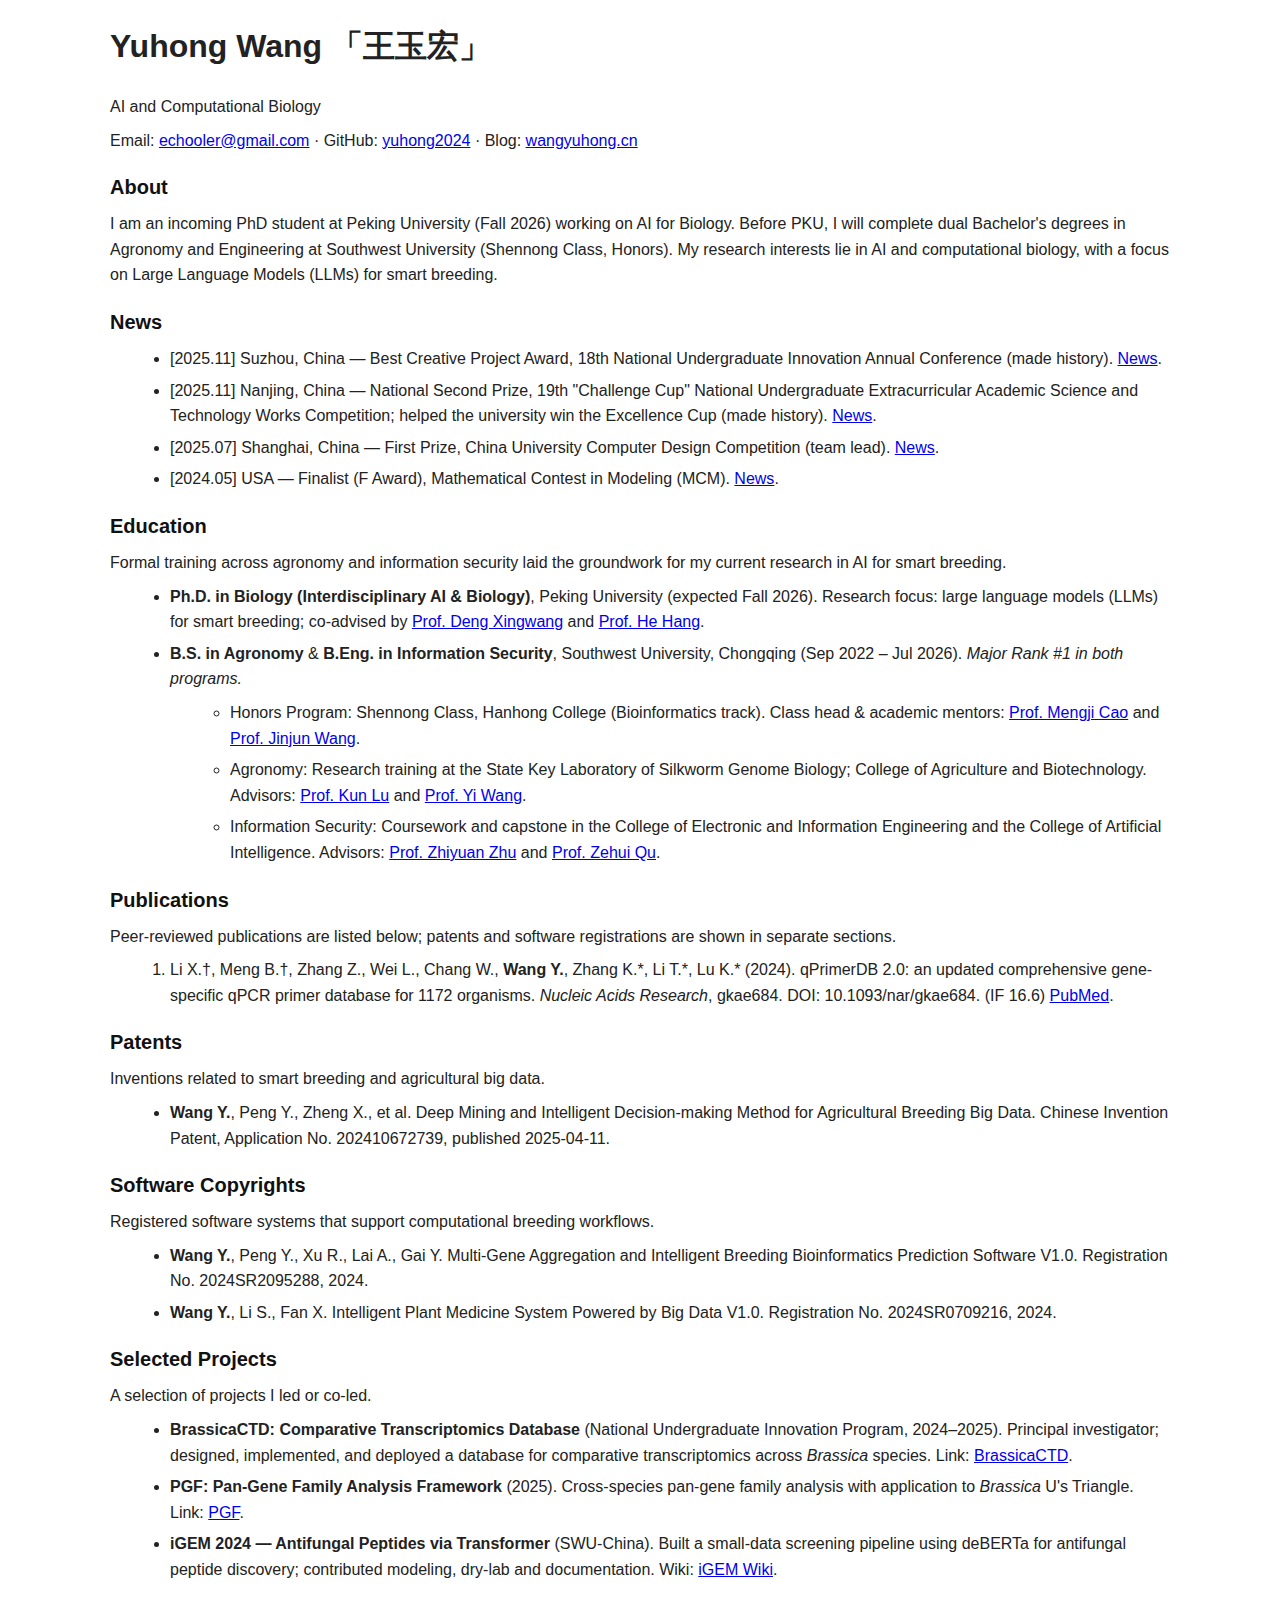
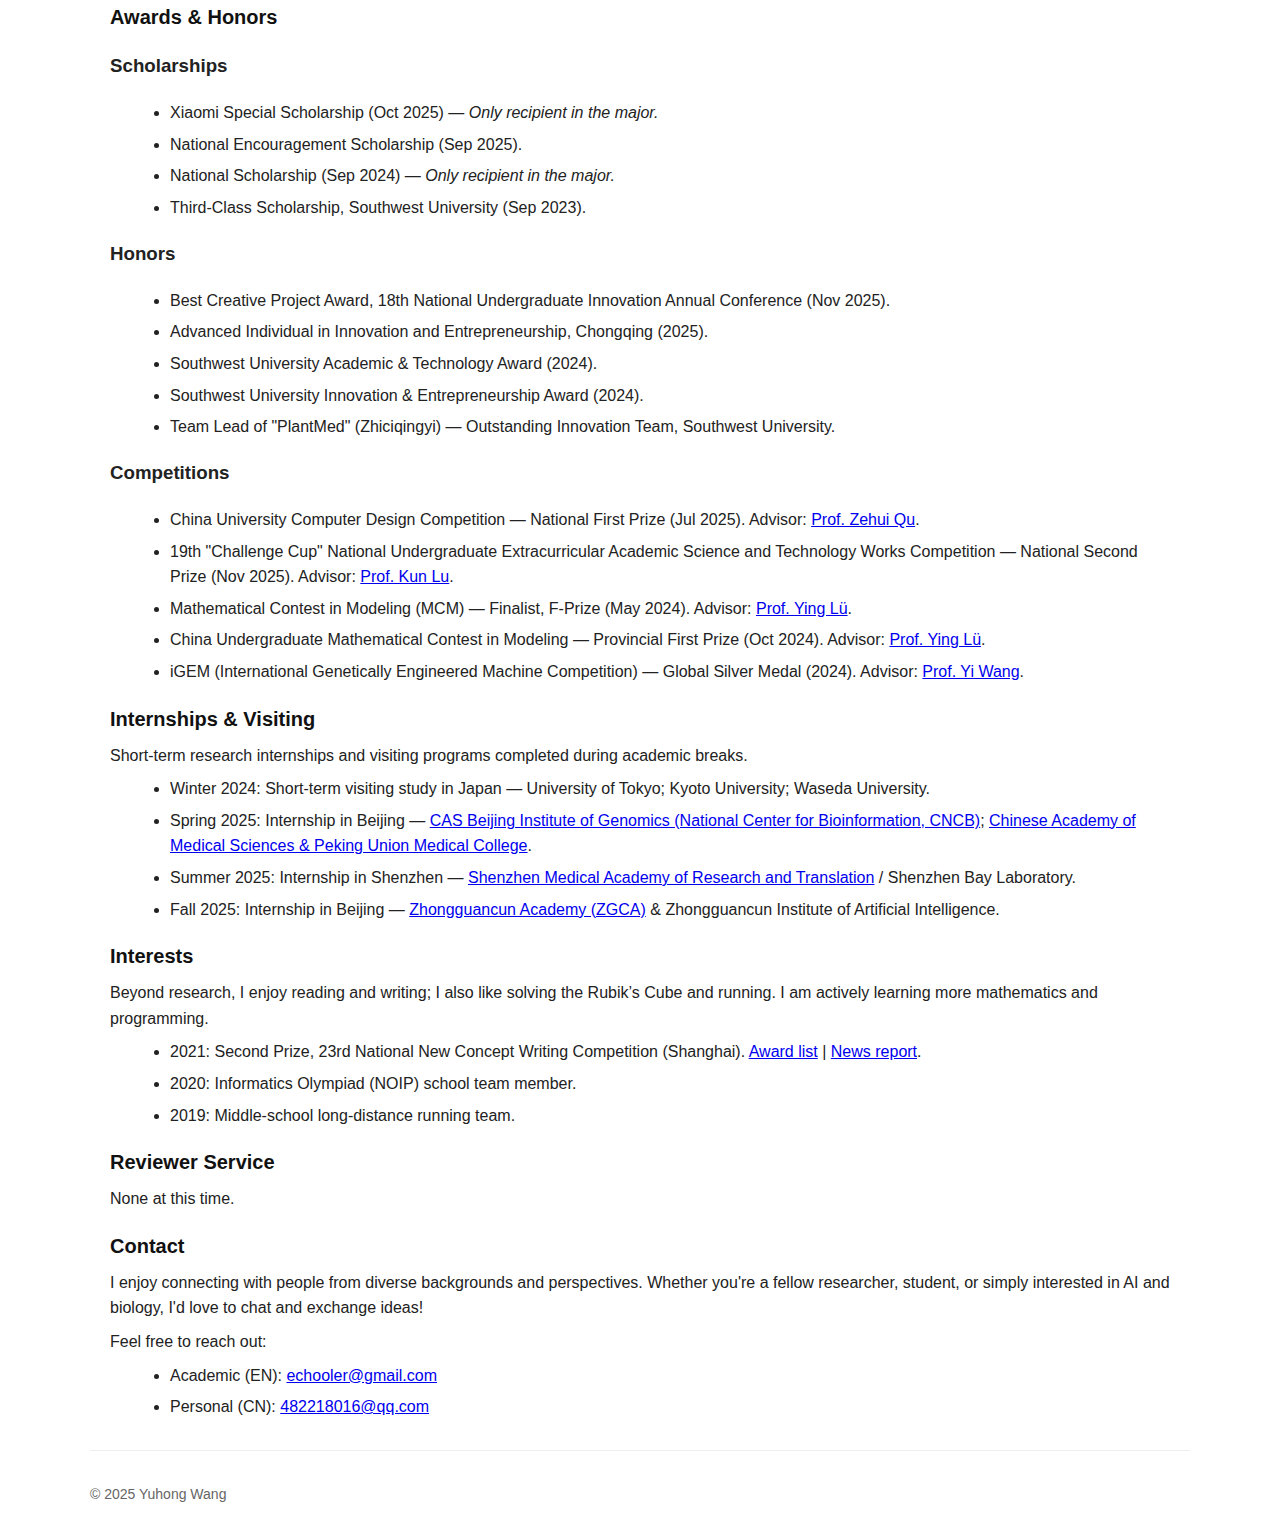
<file: index.html>
<!DOCTYPE html>
<html lang="en">
<head>
    <meta charset="utf-8">
    <meta name="viewport" content="width=device-width, initial-scale=1">
    <meta name="description" content="Academic homepage of Yuhong Wang — AI & Computational Biology; news, publications, projects, education, and contact.">
    <title>Yuhong Wang | Academic Homepage</title>
    <link rel="stylesheet" href="css/style.css">
</head>
<body>
    <main class="container">
        <header class="site-header">
            <h1 class="name">Yuhong Wang 「王玉宏」 </h1>
            <p class="tagline">AI and Computational Biology</p>
            <p class="contact">
                Email: <a href="mailto:echooler@gmail.com">echooler@gmail.com</a> ·
                GitHub: <a href="https://github.com/yuhong2024" target="_blank" rel="noopener">yuhong2024</a> ·
                Blog: <a href="https://wangyuhong.cn" target="_blank" rel="noopener">wangyuhong.cn</a> 
            </p>
        </header>

        <section id="about">
            <h2>About</h2>
            <p>I am an incoming PhD student at Peking University (Fall 2026) working on AI for Biology. Before PKU, I will complete dual Bachelor's degrees in Agronomy and Engineering at Southwest University (Shennong Class, Honors). My research interests lie in AI and computational biology, with a focus on Large Language Models (LLMs) for smart breeding.</p>
        </section>

        <section id="news">
            <h2>News</h2>
            <ul>
                <li>[2025.11] Suzhou, China — Best Creative Project Award, 18th National Undergraduate Innovation Annual Conference (made history). <a href="https://mp.weixin.qq.com/s/QJUROtcOIvtEBNuA0xCbWg" target="_blank" rel="noopener" class="advisor-link">News</a>.</li>
                <li>[2025.11] Nanjing, China — National Second Prize, 19th "Challenge Cup" National Undergraduate Extracurricular Academic Science and Technology Works Competition; helped the university win the Excellence Cup (made history). <a href="https://mp.weixin.qq.com/s/EQeFHSfRPrnsy7N3zr-TyQ" target="_blank" rel="noopener" class="advisor-link">News</a>.</li>
                <li>[2025.07] Shanghai, China — First Prize, China University Computer Design Competition (team lead). <a href="https://cis.swu.edu.cn/info/1119/5501.htm" target="_blank" rel="noopener" class="advisor-link">News</a>.</li>
                <li>[2024.05] USA — Finalist (F Award), Mathematical Contest in Modeling (MCM). <a href="https://mp.weixin.qq.com/s/bFbir4ficw8PDk4FVzXHCA" target="_blank" rel="noopener" class="advisor-link">News</a>.</li>
            </ul>
        </section>

        <section id="education">
            <h2>Education</h2>
            <p>Formal training across agronomy and information security laid the groundwork for my current research in AI for smart breeding.</p>
            <ul>
                <li><strong>Ph.D. in Biology (Interdisciplinary AI & Biology)</strong>, Peking University (expected Fall 2026). Research focus: large language models (LLMs) for smart breeding; co-advised by <a href="http://www.aais.pku.edu.cn/duiwu/showproduct.php?id=201" target="_blank" rel="noopener" class="advisor-link">Prof. Deng Xingwang</a> and <a href="https://web.bio.pku.edu.cn/homes/Index/news_cont_jl/17/161.html" target="_blank" rel="noopener" class="advisor-link">Prof. He Hang</a>.</li>
                <li><strong>B.S. in Agronomy</strong> & <strong>B.Eng. in Information Security</strong>, Southwest University, Chongqing (Sep 2022 – Jul 2026). <em>Major Rank #1 in both programs.</em>
                    <ul>
                        <li>Honors Program: Shennong Class, Hanhong College (Bioinformatics track). <span class="advisor-label">Class head & academic mentors:</span> <a href="https://zzcz.swu.edu.cn/info/1148/1378.htm" target="_blank" rel="noopener" class="advisor-link">Prof. Mengji Cao</a> and <a href="https://zhibao.swu.edu.cn/info/1053/1039.htm" target="_blank" rel="noopener" class="advisor-link">Prof. Jinjun Wang</a>.</li>
                        <li>Agronomy: Research training at the State Key Laboratory of Silkworm Genome Biology; College of Agriculture and Biotechnology. <span class="advisor-label">Advisors:</span> <a href="https://agronomy.swu.edu.cn/info/1081/4243.htm" target="_blank" rel="noopener" class="advisor-link">Prof. Kun Lu</a> and <a href="https://biosci.swu.edu.cn/info/1051/1486.htm" target="_blank" rel="noopener" class="advisor-link">Prof. Yi Wang</a>.</li>
                        <li>Information Security: Coursework and capstone in the College of Electronic and Information Engineering and the College of Artificial Intelligence. <span class="advisor-label">Advisors:</span> <a href="https://ceie.swu.edu.cn/info/1114/3988.htm" target="_blank" rel="noopener" class="advisor-link">Prof. Zhiyuan Zhu</a> and <a href="https://cis.swu.edu.cn/info/1014/2094.htm" target="_blank" rel="noopener" class="advisor-link">Prof. Zehui Qu</a>.</li>
                    </ul>
                </li>
            </ul>
        </section>

        <section id="publications">
            <h2>Publications</h2>
            <p>Peer-reviewed publications are listed below; patents and software registrations are shown in separate sections.</p>
            <ol>
                <li>Li X.†, Meng B.†, Zhang Z., Wei L., Chang W., <strong>Wang Y.</strong>, Zhang K.*, Li T.*, Lu K.* (2024). qPrimerDB 2.0: an updated comprehensive gene-specific qPCR primer database for 1172 organisms. <em>Nucleic Acids Research</em>, gkae684. DOI: 10.1093/nar/gkae684. (IF 16.6) <a href="https://pubmed.ncbi.nlm.nih.gov/39119895/" target="_blank" rel="noopener">PubMed</a>.</li>
            </ol>
        </section>

        <section id="patents">
            <h2>Patents</h2>
            <p>Inventions related to smart breeding and agricultural big data.</p>
            <ul>
                <li><strong>Wang Y.</strong>, Peng Y., Zheng X., et al. Deep Mining and Intelligent Decision-making Method for Agricultural Breeding Big Data. Chinese Invention Patent, Application No. 202410672739, published 2025-04-11.</li>
            </ul>
        </section>

        <section id="software">
            <h2>Software Copyrights</h2>
            <p>Registered software systems that support computational breeding workflows.</p>
            <ul>
                <li><strong>Wang Y.</strong>, Peng Y., Xu R., Lai A., Gai Y. Multi-Gene Aggregation and Intelligent Breeding Bioinformatics Prediction Software V1.0. Registration No. 2024SR2095288, 2024.</li>
                <li><strong>Wang Y.</strong>, Li S., Fan X. Intelligent Plant Medicine System Powered by Big Data V1.0. Registration No. 2024SR0709216, 2024.</li>
            </ul>
        </section>

        <section id="projects">
            <h2>Selected Projects</h2>
            <p>A selection of projects I led or co-led.</p>
            <ul>
                <li><strong>BrassicaCTD: Comparative Transcriptomics Database</strong> (National Undergraduate Innovation Program, 2024–2025). Principal investigator; designed, implemented, and deployed a database for comparative transcriptomics across <em>Brassica</em> species. Link: <a href="https://brassicaedb.com/#/" target="_blank" rel="noopener">BrassicaCTD</a>.</li>
                <li><strong>PGF: Pan-Gene Family Analysis Framework</strong> (2025). Cross-species pan-gene family analysis with application to <em>Brassica</em> U's Triangle. Link: <a href="https://github.com/yuhong2024/BrassicaPGF" target="_blank" rel="noopener">PGF</a>.</li>
                <li><strong>iGEM 2024 — Antifungal Peptides via Transformer</strong> (SWU-China). Built a small-data screening pipeline using deBERTa for antifungal peptide discovery; contributed modeling, dry-lab and documentation. Wiki: <a href="https://2024.igem.wiki/swuer-china/index.html" target="_blank" rel="noopener">iGEM Wiki</a>.</li>
            </ul>
        </section>

        <section id="awards">
            <h2>Awards & Honors</h2>
            <h3>Scholarships</h3>
            <ul>
                <li>Xiaomi Special Scholarship (Oct 2025) — <em>Only recipient in the major.</em></li>
                <li>National Encouragement Scholarship (Sep 2025).</li>
                <li>National Scholarship (Sep 2024) — <em>Only recipient in the major.</em></li>
                <li>Third-Class Scholarship, Southwest University (Sep 2023).</li>
            </ul>
            <h3>Honors</h3>
            <ul>
                <li>Best Creative Project Award, 18th National Undergraduate Innovation Annual Conference (Nov 2025).</li>
                <li>Advanced Individual in Innovation and Entrepreneurship, Chongqing (2025).</li>
                <li>Southwest University Academic & Technology Award (2024).</li>
                <li>Southwest University Innovation & Entrepreneurship Award (2024).</li>
                <li>Team Lead of "PlantMed" (Zhiciqingyi) — Outstanding Innovation Team, Southwest University.</li>
            </ul>
            <h3>Competitions</h3>
            <ul>
                <li>China University Computer Design Competition — National First Prize (Jul 2025). <span class="advisor-label">Advisor:</span> <a href="https://cis.swu.edu.cn/info/1014/2094.htm" target="_blank" rel="noopener" class="advisor-link">Prof. Zehui Qu</a>.</li>
                <li>19th "Challenge Cup" National Undergraduate Extracurricular Academic Science and Technology Works Competition — National Second Prize (Nov 2025). <span class="advisor-label">Advisor:</span> <a href="https://agronomy.swu.edu.cn/info/1081/4243.htm" target="_blank" rel="noopener" class="advisor-link">Prof. Kun Lu</a>.</li>
                <li>Mathematical Contest in Modeling (MCM) — Finalist, F-Prize (May 2024). <span class="advisor-label">Advisor:</span> <a href="https://math.swu.edu.cn/info/1014/2342.htm" target="_blank" rel="noopener" class="advisor-link">Prof. Ying Lü</a>.</li>
                <li>China Undergraduate Mathematical Contest in Modeling — Provincial First Prize (Oct 2024). <span class="advisor-label">Advisor:</span> <a href="https://math.swu.edu.cn/info/1014/2342.htm" target="_blank" rel="noopener" class="advisor-link">Prof. Ying Lü</a>.</li>
                <li>iGEM (International Genetically Engineered Machine Competition) — Global Silver Medal (2024). <span class="advisor-label">Advisor:</span> <a href="https://biosci.swu.edu.cn/info/1051/1486.htm" target="_blank" rel="noopener" class="advisor-link">Prof. Yi Wang</a>.</li>
            </ul>
        </section>

        <section id="misc">
            <h2>Internships & Visiting</h2>
            <p>Short-term research internships and visiting programs completed during academic breaks.</p>
            <ul>
                <li>Winter 2024: Short-term visiting study in Japan — University of Tokyo; Kyoto University; Waseda University.</li>
                <li>Spring 2025: Internship in Beijing — <a href="https://www.cncb.ac.cn/" target="_blank" rel="noopener">CAS Beijing Institute of Genomics (National Center for Bioinformation, CNCB)</a>; <a href="http://www.cams.ac.cn/" target="_blank" rel="noopener">Chinese Academy of Medical Sciences & Peking Union Medical College</a>.</li>
                <li>Summer 2025: Internship in Shenzhen — <a href="https://smart.org.cn/" target="_blank" rel="noopener">Shenzhen Medical Academy of Research and Translation</a> / Shenzhen Bay Laboratory.</li>
                <li>Fall 2025: Internship in Beijing — <a href="https://bjzgca.edu.cn/" target="_blank" rel="noopener">Zhongguancun Academy (ZGCA)</a> & Zhongguancun Institute of Artificial Intelligence.</li>
            </ul>
        </section>

        <section id="interests">
            <h2>Interests</h2>
            <p>Beyond research, I enjoy reading and writing; I also like solving the Rubik’s Cube and running. I am actively learning more mathematics and programming.</p>
            <ul>
                <li>2021: Second Prize, 23rd National New Concept Writing Competition (Shanghai). <a href="http://www.mengya.com/23rd-xingainian-2nd-prize-winners/" target="_blank" rel="noopener">Award list</a> | <a href="https://mp.weixin.qq.com/s/qlr1RxlwP9fCB-vYat05Tg" target="_blank" rel="noopener">News report</a>.</li>
                <li>2020: Informatics Olympiad (NOIP) school team member.</li>
                <li>2019: Middle-school long-distance running team.</li>
            </ul>
        </section>

        <section id="service">
            <h2>Reviewer Service</h2>
            <p>None at this time.</p>
        </section>

        <section id="collaboration">
            <h2>Contact</h2>
            <p>I enjoy connecting with people from diverse backgrounds and perspectives. Whether you're a fellow researcher, student, or simply interested in AI and biology, I'd love to chat and exchange ideas!</p>
            <p>Feel free to reach out:</p>
            <ul>
                <li>Academic (EN): <a href="mailto:echooler@gmail.com">echooler@gmail.com</a></li>
                <li>Personal (CN): <a href="mailto:482218016@qq.com">482218016@qq.com</a></li>
            </ul>
        </section>



    </main>
    <footer class="site-footer container">
        <p>&copy; 2025 Yuhong Wang</p>
    </footer>
</body>
</html>
</file>
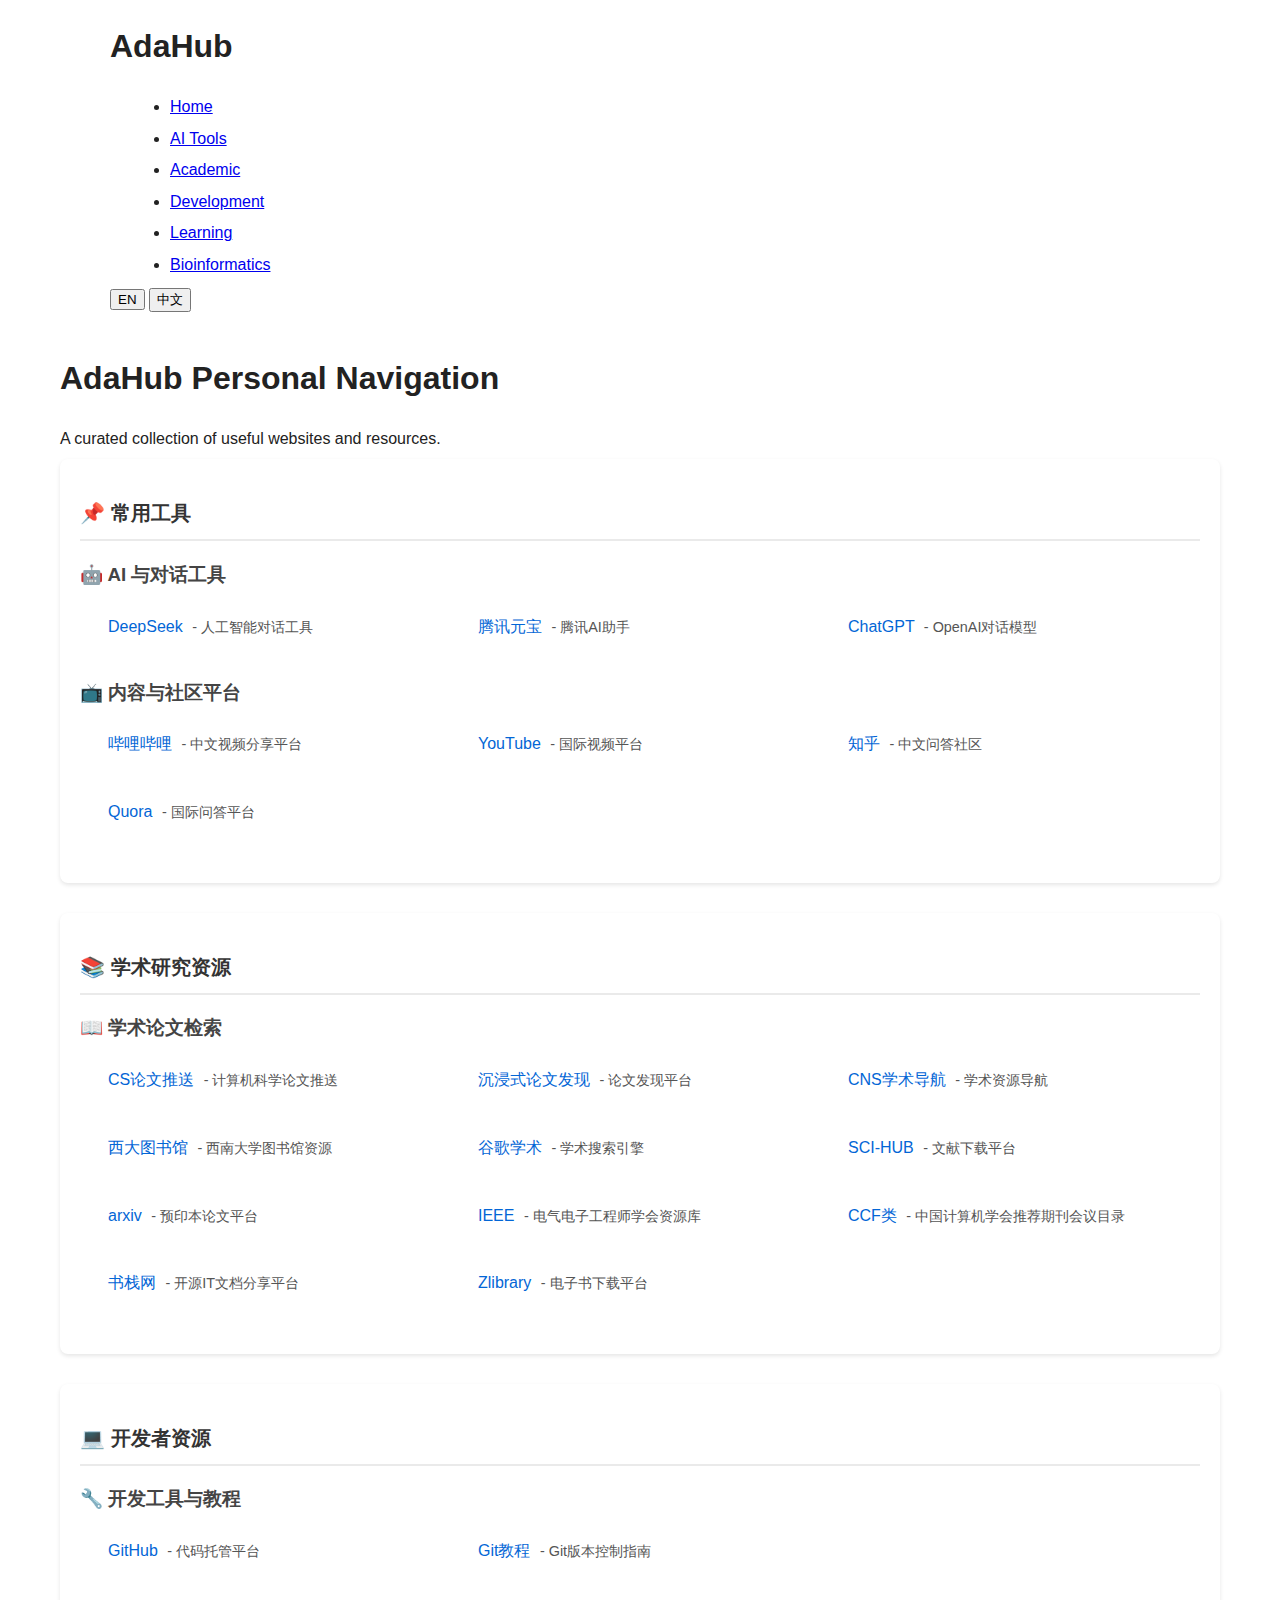
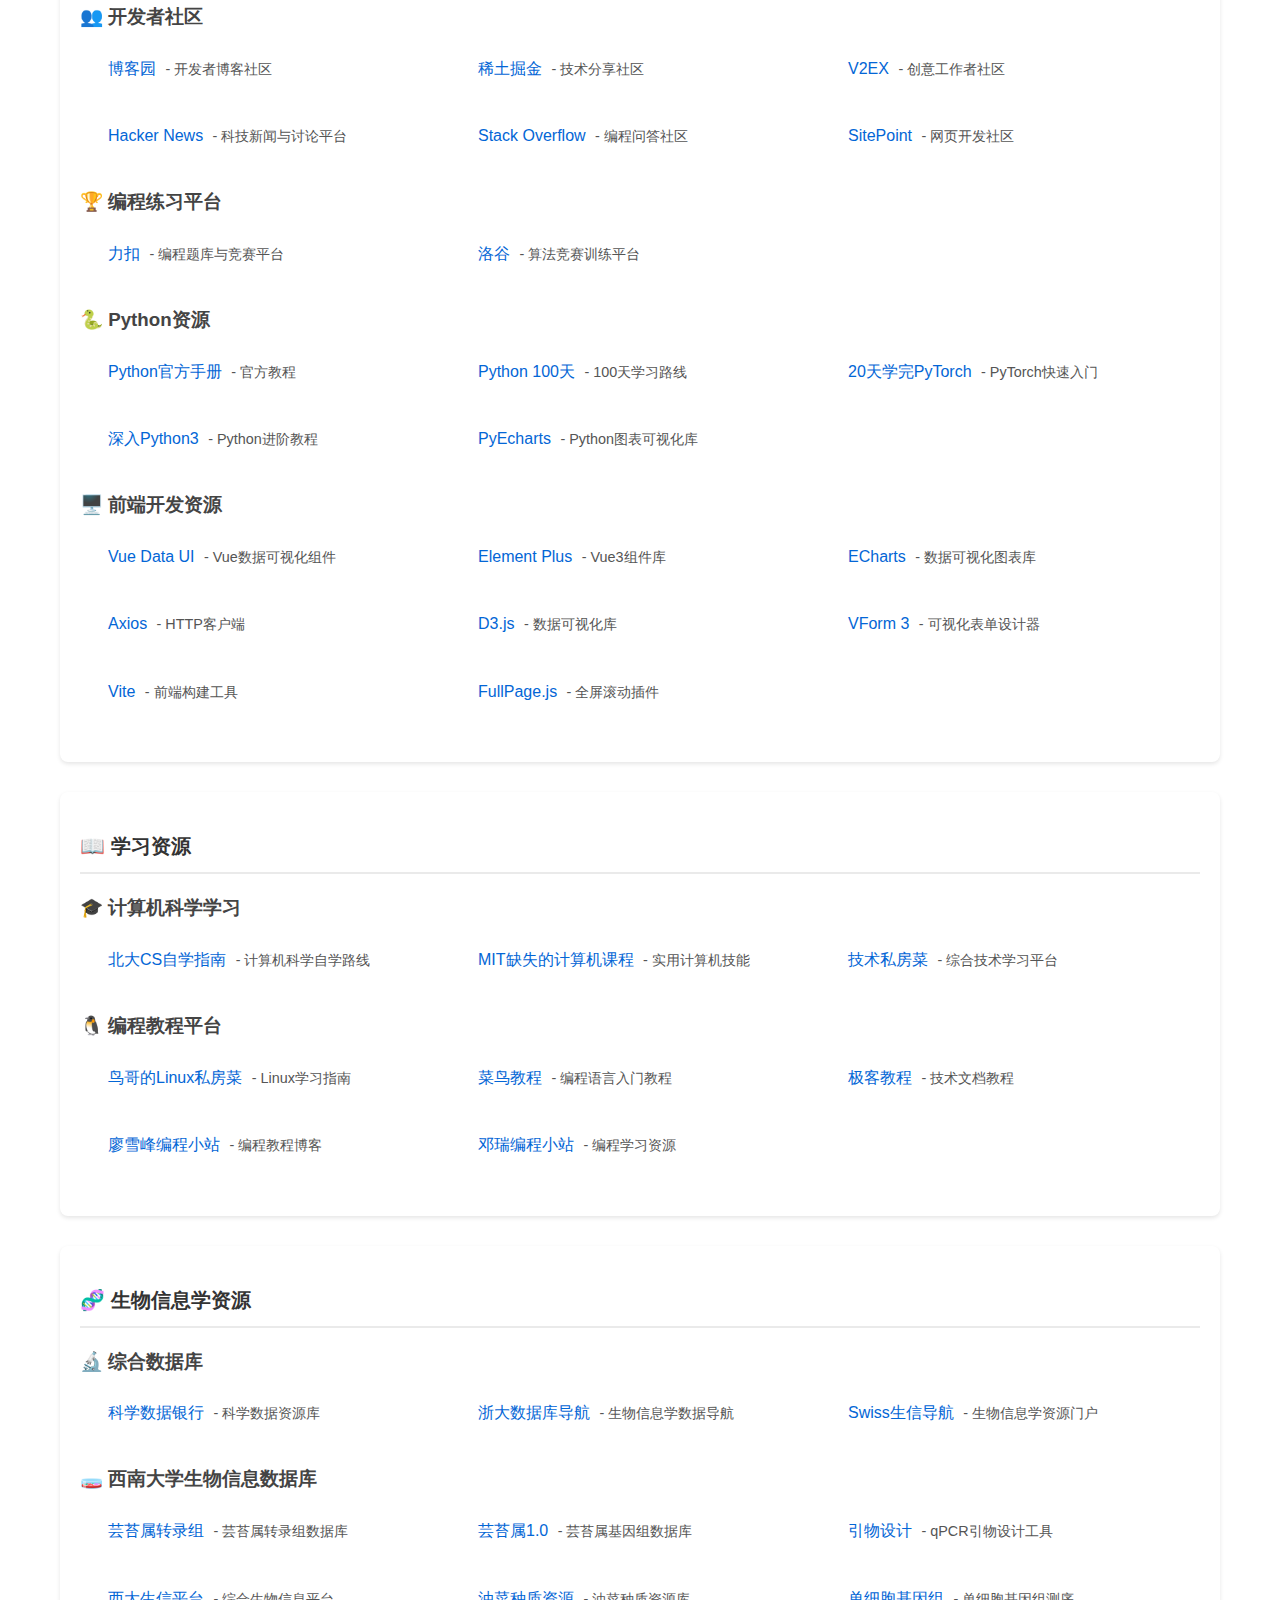
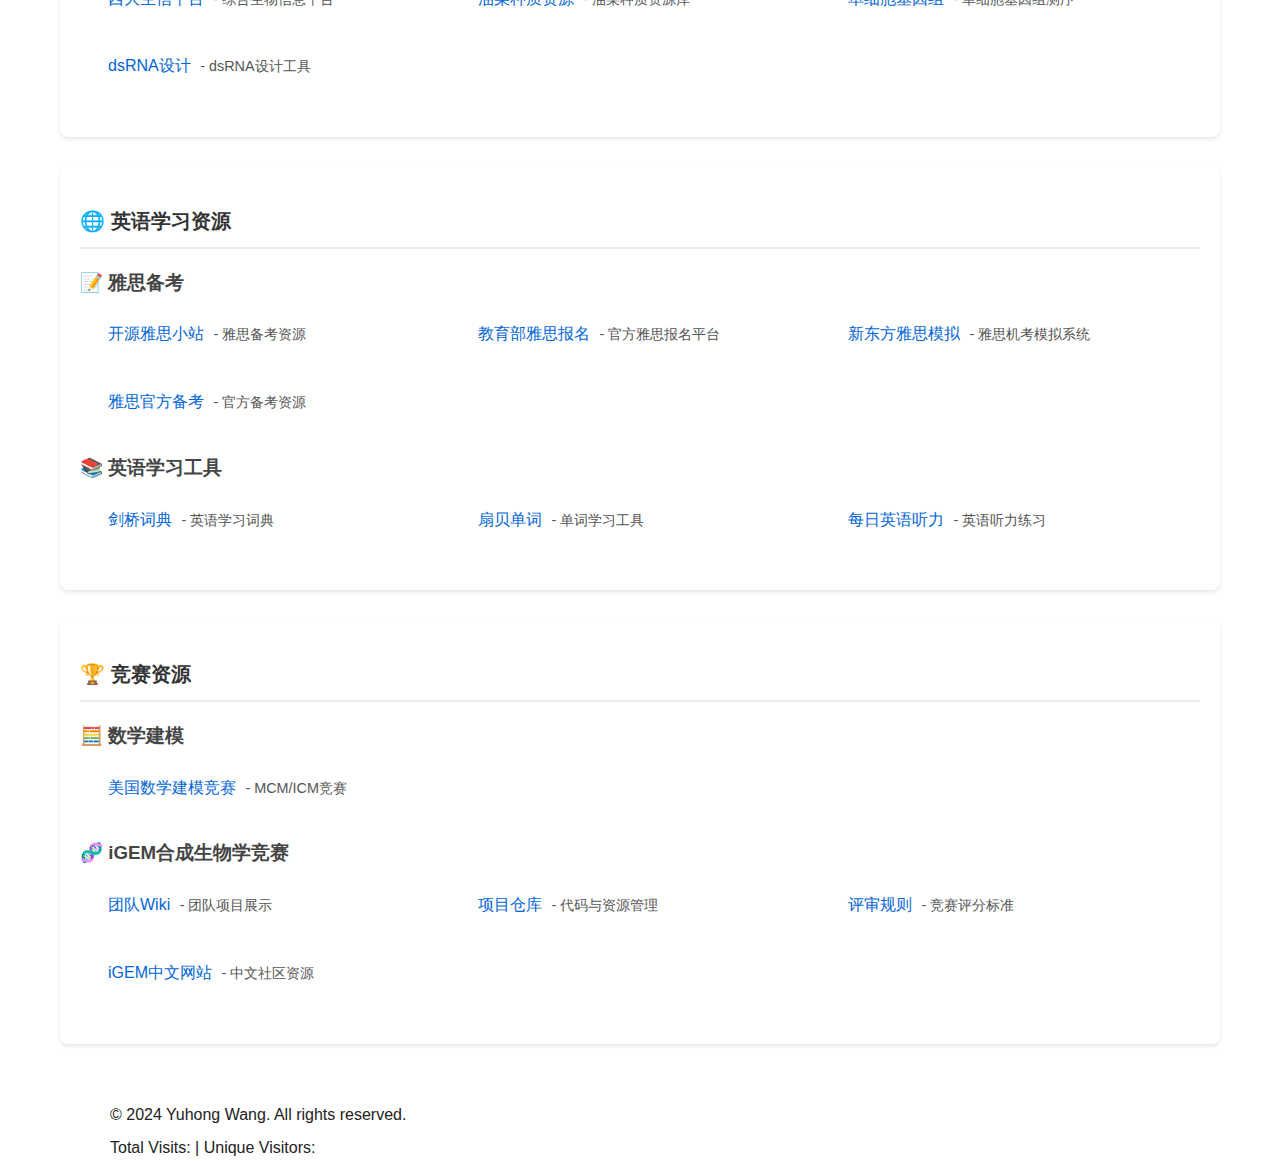
<file: adahub.html>
<!DOCTYPE html>
<html lang="en">
<head>
    <meta charset="UTF-8">
    <meta name="viewport" content="width=device-width, initial-scale=1.0">
    <title>AdaHub | 网站导航</title>
    <link rel="stylesheet" href="css/style.css">
    <script src="js/main.js" defer></script>
    <script async src="//busuanzi.ibruce.info/busuanzi/2.3/busuanzi.pure.mini.js"></script>
    <style>
        .adahub-container {
            max-width: 1200px;
            margin: 0 auto;
            padding: 20px;
        }
        .category {
            margin-bottom: 30px;
            background: #fff;
            padding: 20px;
            border-radius: 8px;
            box-shadow: 0 2px 4px rgba(0,0,0,0.1);
        }
        .category h2 {
            margin-bottom: 15px;
            border-bottom: 2px solid #eaeaea;
            padding-bottom: 10px;
            color: #333;
        }
        .subcategory {
            margin-bottom: 20px;
        }
        .subcategory h3 {
            margin-bottom: 10px;
            color: #444;
        }
        .link-list {
            list-style-type: none;
            padding-left: 0;
            display: grid;
            grid-template-columns: repeat(auto-fill, minmax(300px, 1fr));
            gap: 10px;
        }
        .link-list li {
            margin-bottom: 10px;
            padding: 8px;
            border-radius: 4px;
            transition: background-color 0.2s;
        }
        .link-list li:hover {
            background-color: #f5f5f5;
        }
        .link-list a {
            text-decoration: none;
            color: #0366d6;
        }
        .link-list a:hover {
            text-decoration: underline;
        }
        .link-description {
            font-size: 0.9em;
            color: #555;
            margin-left: 5px;
        }
        @media (max-width: 768px) {
            .link-list {
                grid-template-columns: 1fr;
            }
        }
    </style>
</head>
<body>
    <header>
        <div class="container">
            <div class="logo">
                <h1 id="name-title">AdaHub</h1>
            </div>
            <nav>
                <ul>
                    <li><a href="index.html" class="nav-link" data-en="Home" data-zh="首页">Home</a></li>
                    <li><a href="#ai-tools" class="nav-link" data-en="AI Tools" data-zh="AI工具">AI Tools</a></li>
                    <li><a href="#academic" class="nav-link" data-en="Academic" data-zh="学术资源">Academic</a></li>
                    <li><a href="#development" class="nav-link" data-en="Development" data-zh="开发资源">Development</a></li>
                    <li><a href="#learning" class="nav-link" data-en="Learning" data-zh="学习资源">Learning</a></li>
                    <li><a href="#bioinformatics" class="nav-link" data-en="Bioinformatics" data-zh="生物信息">Bioinformatics</a></li>
                </ul>
            </nav>
            <div class="language-switch">
                <button id="en-btn" class="active">EN</button>
                <button id="zh-btn">中文</button>
            </div>
        </div>
    </header>

    <main>
        <div class="adahub-container">
            <h1 data-en="AdaHub Personal Navigation" data-zh="AdaHub 个人网站导航">AdaHub Personal Navigation</h1>
            <p data-en="A curated collection of useful websites and resources." data-zh="精心整理的实用网站和资源集合。">A curated collection of useful websites and resources.</p>
            
            <div class="category" id="ai-tools">
                <h2>📌 常用工具</h2>
                <div class="subcategory">
                    <h3>🤖 AI 与对话工具</h3>
                    <ul class="link-list">
                        <li><a href="https://chat.deepseek.com/" target="_blank">DeepSeek</a> <span class="link-description">- 人工智能对话工具</span></li>
                        <li><a href="https://yuanbao.tencent.com/" target="_blank">腾讯元宝</a> <span class="link-description">- 腾讯AI助手</span></li>
                        <li><a href="https://chatgpt.com/" target="_blank">ChatGPT</a> <span class="link-description">- OpenAI对话模型</span></li>
                    </ul>
                </div>
                <div class="subcategory">
                    <h3>📺 内容与社区平台</h3>
                    <ul class="link-list">
                        <li><a href="https://www.bilibili.com/" target="_blank">哔哩哔哩</a> <span class="link-description">- 中文视频分享平台</span></li>
                        <li><a href="https://www.youtube.com/" target="_blank">YouTube</a> <span class="link-description">- 国际视频平台</span></li>
                        <li><a href="https://www.zhihu.com/" target="_blank">知乎</a> <span class="link-description">- 中文问答社区</span></li>
                        <li><a href="https://www.quora.com/" target="_blank">Quora</a> <span class="link-description">- 国际问答平台</span></li>
                    </ul>
                </div>
            </div>

            <div class="category" id="academic">
                <h2>📚 学术研究资源</h2>
                <div class="subcategory">
                    <h3>📖 学术论文检索</h3>
                    <ul class="link-list">
                        <li><a href="https://papers.cool/arxiv/cs.CL?show=50" target="_blank">CS论文推送</a> <span class="link-description">- 计算机科学论文推送</span></li>
                        <li><a href="https://papers.cool/" target="_blank">沉浸式论文发现</a> <span class="link-description">- 论文发现平台</span></li>
                        <li><a href="https://cnspub.com/" target="_blank">CNS学术导航</a> <span class="link-description">- 学术资源导航</span></li>
                        <li><a href="http://www.lib.swu.edu.cn/libweb/digitalDatabase/result/S" target="_blank">西大图书馆</a> <span class="link-description">- 西南大学图书馆资源</span></li>
                        <li><a href="https://scholar.google.com/" target="_blank">谷歌学术</a> <span class="link-description">- 学术搜索引擎</span></li>
                        <li><a href="https://sci-hub.usualwant.com/" target="_blank">SCI-HUB</a> <span class="link-description">- 文献下载平台</span></li>
                        <li><a href="https://arxiv.org/" target="_blank">arxiv</a> <span class="link-description">- 预印本论文平台</span></li>
                        <li><a href="https://ieeexplore.ieee.org/Xplore/home.jsp" target="_blank">IEEE</a> <span class="link-description">- 电气电子工程师学会资源库</span></li>
                        <li><a href="https://www.ccf.org.cn/Academic_Evaluation/By_category/" target="_blank">CCF类</a> <span class="link-description">- 中国计算机学会推荐期刊会议目录</span></li>
                        <li><a href="https://www.bookstack.cn/" target="_blank">书栈网</a> <span class="link-description">- 开源IT文档分享平台</span></li>
                        <li><a href="https://zh.z-library.sk/" target="_blank">Zlibrary</a> <span class="link-description">- 电子书下载平台</span></li>
                    </ul>
                </div>
            </div>

            <div class="category" id="development">
                <h2>💻 开发者资源</h2>
                <div class="subcategory">
                    <h3>🔧 开发工具与教程</h3>
                    <ul class="link-list">
                        <li><a href="https://github.com/yuhong2024" target="_blank">GitHub</a> <span class="link-description">- 代码托管平台</span></li>
                        <li><a href="https://www.bookstack.cn/read/backlog-git-tutorial/2.md" target="_blank">Git教程</a> <span class="link-description">- Git版本控制指南</span></li>
                    </ul>
                </div>
                <div class="subcategory">
                    <h3>👥 开发者社区</h3>
                    <ul class="link-list">
                        <li><a href="https://www.cnblogs.com/" target="_blank">博客园</a> <span class="link-description">- 开发者博客社区</span></li>
                        <li><a href="https://juejin.cn/" target="_blank">稀土掘金</a> <span class="link-description">- 技术分享社区</span></li>
                        <li><a href="https://www.v2ex.com/" target="_blank">V2EX</a> <span class="link-description">- 创意工作者社区</span></li>
                        <li><a href="https://news.ycombinator.com/news" target="_blank">Hacker News</a> <span class="link-description">- 科技新闻与讨论平台</span></li>
                        <li><a href="https://stackoverflow.com/" target="_blank">Stack Overflow</a> <span class="link-description">- 编程问答社区</span></li>
                        <li><a href="https://www.sitepoint.com/community/" target="_blank">SitePoint</a> <span class="link-description">- 网页开发社区</span></li>
                    </ul>
                </div>
                <div class="subcategory">
                    <h3>🏆 编程练习平台</h3>
                    <ul class="link-list">
                        <li><a href="https://leetcode.cn/" target="_blank">力扣</a> <span class="link-description">- 编程题库与竞赛平台</span></li>
                        <li><a href="https://www.luogu.com.cn/" target="_blank">洛谷</a> <span class="link-description">- 算法竞赛训练平台</span></li>
                    </ul>
                </div>
                <div class="subcategory">
                    <h3>🐍 Python资源</h3>
                    <ul class="link-list">
                        <li><a href="https://docs.python.org/zh-cn/3.13/tutorial/index.html" target="_blank">Python官方手册</a> <span class="link-description">- 官方教程</span></li>
                        <li><a href="https://github.com/jackfrued/Python-100-Days/tree/master" target="_blank">Python 100天</a> <span class="link-description">- 100天学习路线</span></li>
                        <li><a href="https://github.com/lyhue1991/eat_pytorch_in_20_days" target="_blank">20天学完PyTorch</a> <span class="link-description">- PyTorch快速入门</span></li>
                        <li><a href="https://woodpecker.org.cn/diveintopython3/index.html" target="_blank">深入Python3</a> <span class="link-description">- Python进阶教程</span></li>
                        <li><a href="https://pyecharts.org/#/" target="_blank">PyEcharts</a> <span class="link-description">- Python图表可视化库</span></li>
                    </ul>
                </div>
                <div class="subcategory">
                    <h3>🖥️ 前端开发资源</h3>
                    <ul class="link-list">
                        <li><a href="https://vue-data-ui.graphieros.com/docs" target="_blank">Vue Data UI</a> <span class="link-description">- Vue数据可视化组件</span></li>
                        <li><a href="https://element-plus.org/zh-CN/" target="_blank">Element Plus</a> <span class="link-description">- Vue3组件库</span></li>
                        <li><a href="https://echarts.apache.org/handbook/zh/get-started" target="_blank">ECharts</a> <span class="link-description">- 数据可视化图表库</span></li>
                        <li><a href="https://www.axios-http.cn/docs/req_config" target="_blank">Axios</a> <span class="link-description">- HTTP客户端</span></li>
                        <li><a href="https://d3js.org/d3-random" target="_blank">D3.js</a> <span class="link-description">- 数据可视化库</span></li>
                        <li><a href="http://120.92.142.115:81/vform3/" target="_blank">VForm 3</a> <span class="link-description">- 可视化表单设计器</span></li>
                        <li><a href="https://cn.vitejs.dev/" target="_blank">Vite</a> <span class="link-description">- 前端构建工具</span></li>
                        <li><a href="https://alvarotrigo.com/fullPage/examples/#parallax-effect" target="_blank">FullPage.js</a> <span class="link-description">- 全屏滚动插件</span></li>
                    </ul>
                </div>
            </div>

            <div class="category" id="learning">
                <h2>📖 学习资源</h2>
                <div class="subcategory">
                    <h3>🎓 计算机科学学习</h3>
                    <ul class="link-list">
                        <li><a href="https://csdiy.wiki/" target="_blank">北大CS自学指南</a> <span class="link-description">- 计算机科学自学路线</span></li>
                        <li><a href="https://missing-semester-cn.github.io/2020/course-shell/" target="_blank">MIT缺失的计算机课程</a> <span class="link-description">- 实用计算机技能</span></li>
                        <li><a href="https://geekdaxue.co/" target="_blank">技术私房菜</a> <span class="link-description">- 综合技术学习平台</span></li>
                    </ul>
                </div>
                <div class="subcategory">
                    <h3>🐧 编程教程平台</h3>
                    <ul class="link-list">
                        <li><a href="https://linux.vbird.org/" target="_blank">鸟哥的Linux私房菜</a> <span class="link-description">- Linux学习指南</span></li>
                        <li><a href="https://www.runoob.com/" target="_blank">菜鸟教程</a> <span class="link-description">- 编程语言入门教程</span></li>
                        <li><a href="https://geek-docs.com/" target="_blank">极客教程</a> <span class="link-description">- 技术文档教程</span></li>
                        <li><a href="https://liaoxuefeng.com/" target="_blank">廖雪峰编程小站</a> <span class="link-description">- 编程教程博客</span></li>
                        <li><a href="https://www.dengruicode.com/" target="_blank">邓瑞编程小站</a> <span class="link-description">- 编程学习资源</span></li>
                    </ul>
                </div>
            </div>

            <div class="category" id="bioinformatics">
                <h2>🧬 生物信息学资源</h2>
                <div class="subcategory">
                    <h3>🔬 综合数据库</h3>
                    <ul class="link-list">
                        <li><a href="https://www.scidb.cn/en/list" target="_blank">科学数据银行</a> <span class="link-description">- 科学数据资源库</span></li>
                        <li><a href="https://bis.zju.edu.cn/DaTo2/index.html" target="_blank">浙大数据库导航</a> <span class="link-description">- 生物信息学数据导航</span></li>
                        <li><a href="https://www.expasy.org/" target="_blank">Swiss生信导航</a> <span class="link-description">- 生物信息学资源门户</span></li>
                    </ul>
                </div>
                <div class="subcategory">
                    <h3>🧫 西南大学生物信息数据库</h3>
                    <ul class="link-list">
                        <li><a href="https://brassicaedb.com/#/" target="_blank">芸苔属转录组</a> <span class="link-description">- 芸苔属转录组数据库</span></li>
                        <li><a href="https://brassica.biodb.org/" target="_blank">芸苔属1.0</a> <span class="link-description">- 芸苔属基因组数据库</span></li>
                        <li><a href="https://qprimerdb.biodb.org/" target="_blank">引物设计</a> <span class="link-description">- qPCR引物设计工具</span></li>
                        <li><a href="https://biodb.org/" target="_blank">西大生信平台</a> <span class="link-description">- 综合生物信息平台</span></li>
                        <li><a href="https://iarray.cn/accession/#/" target="_blank">油菜种质资源</a> <span class="link-description">- 油菜种质资源库</span></li>
                        <li><a href="https://sgs.bioinfotoolkits.net/home" target="_blank">单细胞基因组</a> <span class="link-description">- 单细胞基因组测序</span></li>
                        <li><a href="https://dsrna-engineer.cn/" target="_blank">dsRNA设计</a> <span class="link-description">- dsRNA设计工具</span></li>
                    </ul>
                </div>
            </div>

            <div class="category" id="english">
                <h2>🌐 英语学习资源</h2>
                <div class="subcategory">
                    <h3>📝 雅思备考</h3>
                    <ul class="link-list">
                        <li><a href="https://www.ieltsday.com/" target="_blank">开源雅思小站</a> <span class="link-description">- 雅思备考资源</span></li>
                        <li><a href="https://ielts.neea.edu.cn/profile/homepage" target="_blank">教育部雅思报名</a> <span class="link-description">- 官方雅思报名平台</span></li>
                        <li><a href="https://ieltscat.xdf.cn/" target="_blank">新东方雅思模拟</a> <span class="link-description">- 雅思机考模拟系统</span></li>
                        <li><a href="https://britishcouncil.gelielts.cn/login" target="_blank">雅思官方备考</a> <span class="link-description">- 官方备考资源</span></li>
                    </ul>
                </div>
                <div class="subcategory">
                    <h3>📚 英语学习工具</h3>
                    <ul class="link-list">
                        <li><a href="https://dictionary.cambridge.org/" target="_blank">剑桥词典</a> <span class="link-description">- 英语学习词典</span></li>
                        <li><a href="https://web.shanbay.com/web/main/index" target="_blank">扇贝单词</a> <span class="link-description">- 单词学习工具</span></li>
                        <li><a href="https://dict.eudic.net/ting" target="_blank">每日英语听力</a> <span class="link-description">- 英语听力练习</span></li>
                    </ul>
                </div>
            </div>

            <div class="category" id="competitions">
                <h2>🏆 竞赛资源</h2>
                <div class="subcategory">
                    <h3>🧮 数学建模</h3>
                    <ul class="link-list">
                        <li><a href="https://www.contest.comap.com/undergraduate/contests/mcm/login.php" target="_blank">美国数学建模竞赛</a> <span class="link-description">- MCM/ICM竞赛</span></li>
                    </ul>
                </div>
                <div class="subcategory">
                    <h3>🧬 iGEM合成生物学竞赛</h3>
                    <ul class="link-list">
                        <li><a href="https://2024.igem.wiki/swuer-china/index.html" target="_blank">团队Wiki</a> <span class="link-description">- 团队项目展示</span></li>
                        <li><a href="https://gitlab.igem.org/2024/swuer-china" target="_blank">项目仓库</a> <span class="link-description">- 代码与资源管理</span></li>
                        <li><a href="https://competition.igem.org/judging/rubric" target="_blank">评审规则</a> <span class="link-description">- 竞赛评分标准</span></li>
                        <li><a href="https://igem.net.cn/" target="_blank">iGEM中文网站</a> <span class="link-description">- 中文社区资源</span></li>
                    </ul>
                </div>
            </div>
        </div>
    </main>

    <footer>
        <div class="container">
            <p id="copyright" data-en="© 2024 Yuhong Wang. All rights reserved." data-zh="© 2024 王玉宏。保留所有权利。">© 2024 Yuhong Wang. All rights reserved.</p>
            <div class="visit-stats">
                <span id="busuanzi_container_site_pv" style="display: inline;">
                    <span data-en="Total Visits: " data-zh="总访问量：">Total Visits: </span>
                    <span id="busuanzi_value_site_pv"></span>
                </span>
                <span class="separator">|</span>
                <span id="busuanzi_container_site_uv" style="display: inline;">
                    <span data-en="Unique Visitors: " data-zh="访客数：">Unique Visitors: </span>
                    <span id="busuanzi_value_site_uv"></span>
                </span>
            </div>
        </div>
    </footer>
</body>
</html>
</file>
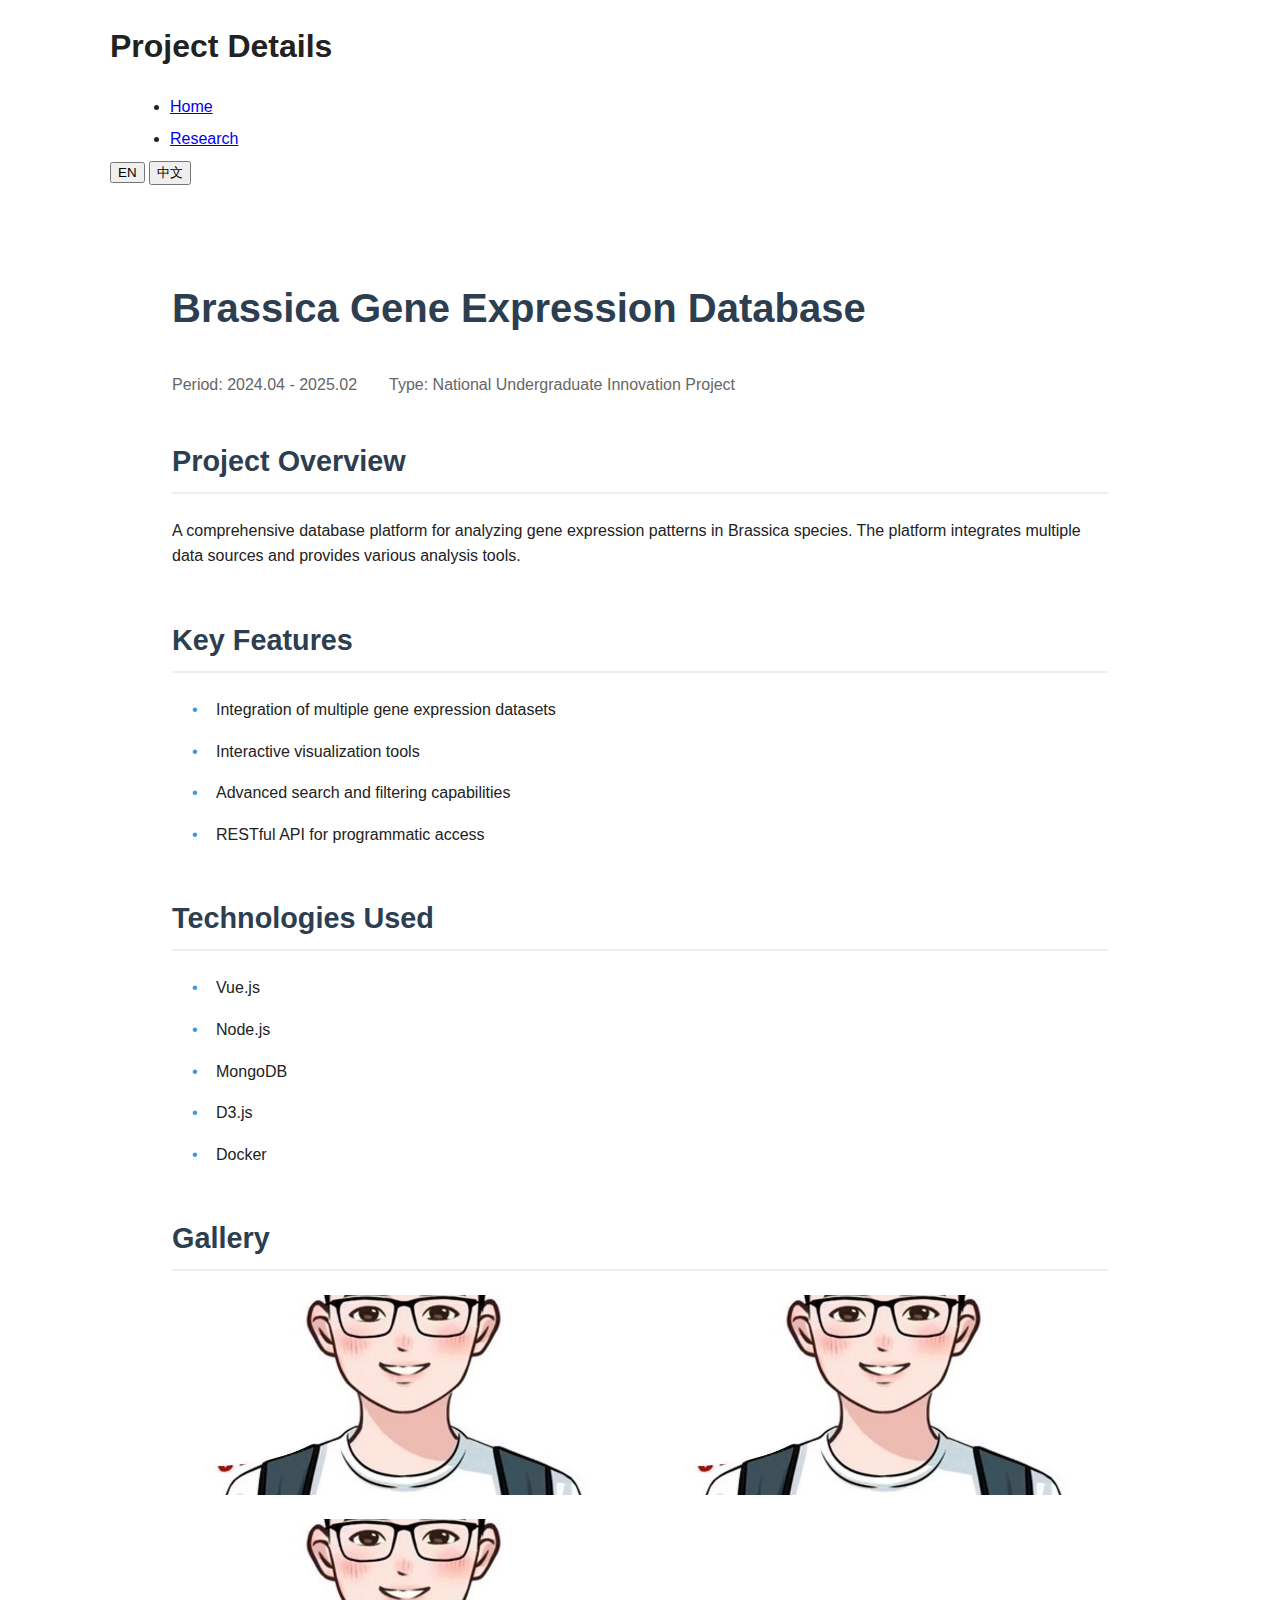
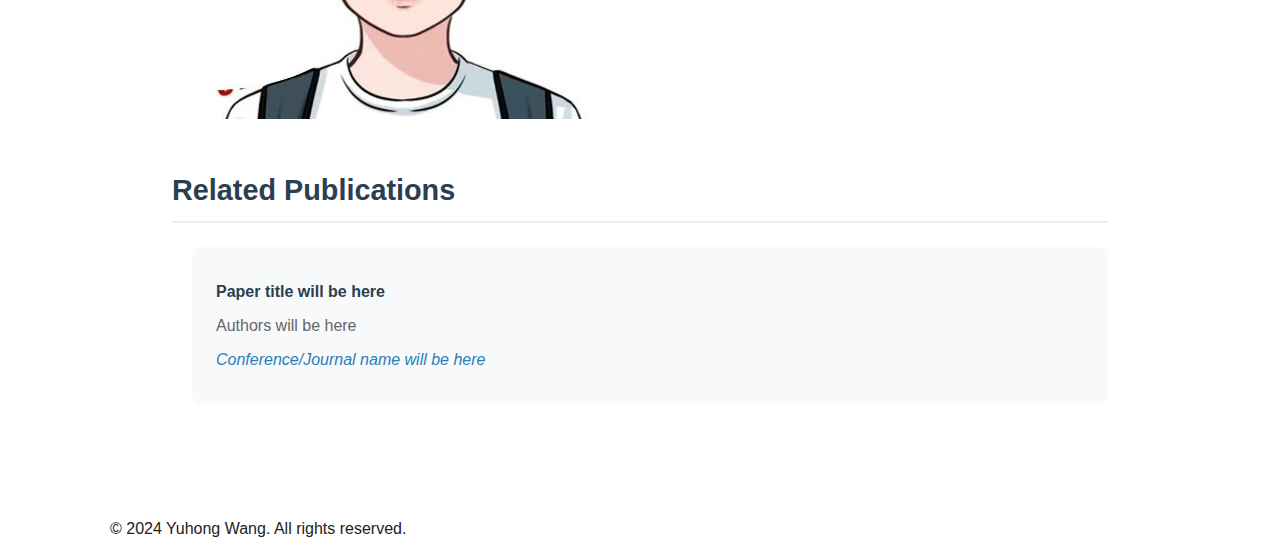
<file: projects/brassica-db.html>
<!DOCTYPE html>
<html lang="en">
<head>
    <meta charset="UTF-8">
    <meta name="viewport" content="width=device-width, initial-scale=1.0">
    <title>Brassica Gene Expression Database | Research Project</title>
    <link rel="stylesheet" href="../css/style.css">
    <link rel="stylesheet" href="../css/research.css">
    <link rel="stylesheet" href="../css/project-detail.css">
    <script src="../js/main.js" defer></script>
</head>
<body>
    <header>
        <div class="container">
            <div class="logo">
                <h1 id="name-title">Project Details</h1>
            </div>
            <nav>
                <ul>
                    <li><a href="../index.html" class="nav-link" data-en="Home" data-zh="主页">Home</a></li>
                    <li><a href="../research.html" class="nav-link" data-en="Research" data-zh="研究">Research</a></li>
                </ul>
            </nav>
            <div class="language-switch">
                <button id="en-btn" class="active">EN</button>
                <button id="zh-btn">中文</button>
            </div>
        </div>
    </header>

    <main>
        <article class="container project-detail">
            <h1 class="project-title" data-en="Brassica Gene Expression Database" data-zh="芸苔属基因表达数据库">
                Brassica Gene Expression Database
            </h1>
            
            <div class="project-meta">
                <p class="project-period" data-en="Period: 2024.04 - 2025.02" data-zh="时间：2024.04 - 2025.02">
                    Period: 2024.04 - 2025.02
                </p>
                <p class="project-type" data-en="Type: National Undergraduate Innovation Project" data-zh="类型：国家级大学生创新创业训练计划项目">
                    Type: National Undergraduate Innovation Project
                </p>
            </div>

            <section class="project-overview">
                <h2 data-en="Project Overview" data-zh="项目概述">Project Overview</h2>
                <p data-en="A comprehensive database platform for analyzing gene expression patterns in Brassica species. The platform integrates multiple data sources and provides various analysis tools." 
                   data-zh="用于分析芸苔属物种基因表达模式的综合数据库平台。该平台整合了多个数据源，并提供各种分析工具。">
                    A comprehensive database platform for analyzing gene expression patterns in Brassica species. The platform integrates multiple data sources and provides various analysis tools.
                </p>
            </section>

            <section class="project-features">
                <h2 data-en="Key Features" data-zh="主要特点">Key Features</h2>
                <ul>
                    <li data-en="Integration of multiple gene expression datasets" data-zh="整合多个基因表达数据集">
                        Integration of multiple gene expression datasets
                    </li>
                    <li data-en="Interactive visualization tools" data-zh="交互式可视化工具">
                        Interactive visualization tools
                    </li>
                    <li data-en="Advanced search and filtering capabilities" data-zh="高级搜索和过滤功能">
                        Advanced search and filtering capabilities
                    </li>
                    <li data-en="RESTful API for programmatic access" data-zh="用于程序访问的RESTful API">
                        RESTful API for programmatic access
                    </li>
                </ul>
            </section>

            <section class="project-tech">
                <h2 data-en="Technologies Used" data-zh="使用技术">Technologies Used</h2>
                <ul>
                    <li>Vue.js</li>
                    <li>Node.js</li>
                    <li>MongoDB</li>
                    <li>D3.js</li>
                    <li>Docker</li>
                </ul>
            </section>

            <section class="project-gallery">
                <h2 data-en="Gallery" data-zh="项目展示">Gallery</h2>
                <div class="gallery-grid">
                    <img src="../me.jpg" alt="Database Interface">
                    <img src="../me.jpg" alt="Analysis Tools">
                    <img src="../me.jpg" alt="Visualization">
                </div>
            </section>

            <section class="project-publications">
                <h2 data-en="Related Publications" data-zh="相关发表">Related Publications</h2>
                <ul>
                    <li>
                        <p class="publication-title">Paper title will be here</p>
                        <p class="publication-authors">Authors will be here</p>
                        <p class="publication-venue">Conference/Journal name will be here</p>
                    </li>
                </ul>
            </section>
        </article>
    </main>

    <footer>
        <div class="container">
            <p id="copyright" data-en="© 2024 Yuhong Wang. All rights reserved." data-zh="© 2024 王玉宏。保留所有权利。">
                © 2024 Yuhong Wang. All rights reserved.
            </p>
        </div>
    </footer>
</body>
</html>
</file>
<file: css/style.css>
/* Minimal academic homepage styles */
html { box-sizing: border-box; }
*, *::before, *::after { box-sizing: inherit; }
body {
    margin: 0;
    font-family: -apple-system, BlinkMacSystemFont, "Segoe UI", Roboto, Oxygen, Ubuntu, Cantarell, "Helvetica Neue", Arial, "Noto Sans", "Apple Color Emoji", "Segoe UI Emoji", "Segoe UI Symbol";
    line-height: 1.6;
    color: #222;
    background: #fff;
}

.container { max-width: 1100px; margin: 0 auto; padding: 0 20px; }

/* Top navigation */
.topnav { position: sticky; top: 0; background: #fff; border-bottom: 1px solid #eee; z-index: 10; }
.topnav-inner { display: flex; align-items: center; justify-content: space-between; max-width: 1100px; margin: 0 auto; padding: 12px 20px; }
.brand { font-weight: 600; }
.topnav-links a { color: #333; text-decoration: none; margin-left: 16px; }
.topnav-links a:hover { text-decoration: underline; }

/* Two-column layout */
.page { display: grid; grid-template-columns: 280px 1fr; gap: 28px; max-width: 1100px; margin: 20px auto; padding: 0 20px; }
.sidebar { position: sticky; top: 68px; align-self: start; }
.profile { border: 1px solid #eee; border-radius: 8px; padding: 16px; }
.avatar { width: 128px; height: 128px; border-radius: 8px; object-fit: cover; display: block; }
.who { margin-top: 10px; }
.who .name { font-weight: 600; }
.who .role { color: #666; font-size: 14px; }
.links { list-style: none; padding: 0; margin: 12px 0 0; }
.links li { margin: 6px 0; }
.links a { color: #0055cc; text-decoration: none; }
.links a:hover { text-decoration: underline; }

/* Content */
.content { max-width: 760px; }
.content + .content { margin-top: 10px; }
h2 { font-size: 20px; margin: 18px 0 8px; font-weight: 700; color: #111; }
p { margin: 8px 0; }
ul, ol { margin: 8px 0 8px 20px; }
li { margin: 6px 0; }
.site-footer { color: #666; font-size: 14px; padding: 24px 0; border-top: 1px solid #eee; margin-top: 30px; }

@media (max-width: 900px) {
    .page { grid-template-columns: 1fr; }
    .sidebar { position: static; }
}
</file>
<file: css/research.css>
.research-interests {
    margin-bottom: 3rem;
    padding: 2rem;
    background: #f8f9fa;
    border-radius: 8px;
}

.research-projects {
    display: flex;
    flex-direction: column;
    gap: 2rem;
}

.project-card {
    display: flex;
    gap: 2rem;
    padding: 2rem;
    background: #ffffff;
    border-radius: 12px;
    box-shadow: 0 4px 6px rgba(0, 0, 0, 0.1);
    transition: transform 0.3s ease;
}

.project-card:hover {
    transform: translateY(-5px);
}

.project-image {
    flex: 0 0 300px;
    height: 200px;
    overflow: hidden;
    border-radius: 8px;
}

.project-image img {
    width: 100%;
    height: 100%;
    object-fit: cover;
}

.project-content {
    flex: 1;
}

.project-content h3 {
    margin: 0 0 1rem;
    color: #2c3e50;
    font-size: 1.5rem;
}

.authors {
    color: #666;
    margin-bottom: 0.5rem;
}

.venue {
    color: #2980b9;
    margin-bottom: 1rem;
    font-weight: 500;
}

.description {
    color: #555;
    line-height: 1.6;
    margin-bottom: 1.5rem;
}

.project-link {
    display: inline-block;
    padding: 0.5rem 1rem;
    background: #3498db;
    color: white;
    text-decoration: none;
    border-radius: 4px;
    transition: background 0.3s ease;
}

.project-link:hover {
    background: #2980b9;
}

@media (max-width: 768px) {
    .project-card {
        flex-direction: column;
    }

    .project-image {
        flex: 0 0 200px;
    }
}
</file>
<file: css/project-detail.css>
.project-detail {
    max-width: 1000px;
    margin: 2rem auto;
    padding: 2rem;
}

.project-title {
    font-size: 2.5rem;
    color: #2c3e50;
    margin-bottom: 1.5rem;
}

.project-meta {
    display: flex;
    gap: 2rem;
    margin-bottom: 2rem;
    color: #666;
}

.project-overview,
.project-features,
.project-tech,
.project-gallery,
.project-publications {
    margin-bottom: 3rem;
}

h2 {
    color: #2c3e50;
    font-size: 1.8rem;
    margin-bottom: 1.5rem;
    border-bottom: 2px solid #eee;
    padding-bottom: 0.5rem;
}

.project-features ul,
.project-tech ul {
    list-style: none;
    padding: 0;
}

.project-features li,
.project-tech li {
    margin-bottom: 1rem;
    padding-left: 1.5rem;
    position: relative;
}

.project-features li:before,
.project-tech li:before {
    content: "•";
    color: #3498db;
    position: absolute;
    left: 0;
}

.gallery-grid {
    display: grid;
    grid-template-columns: repeat(auto-fit, minmax(300px, 1fr));
    gap: 1.5rem;
}

.gallery-grid img {
    width: 100%;
    height: 200px;
    object-fit: cover;
    border-radius: 8px;
    transition: transform 0.3s ease;
}

.gallery-grid img:hover {
    transform: scale(1.05);
}

.project-publications ul {
    list-style: none;
    padding: 0;
}

.project-publications li {
    margin-bottom: 2rem;
    padding: 1.5rem;
    background: #f8f9fa;
    border-radius: 8px;
}

.publication-title {
    font-weight: bold;
    color: #2c3e50;
    margin-bottom: 0.5rem;
}

.publication-authors {
    color: #666;
    margin-bottom: 0.5rem;
}

.publication-venue {
    color: #2980b9;
    font-style: italic;
}

@media (max-width: 768px) {
    .project-meta {
        flex-direction: column;
        gap: 1rem;
    }

    .project-title {
        font-size: 2rem;
    }

    h2 {
        font-size: 1.5rem;
    }
}
</file>
